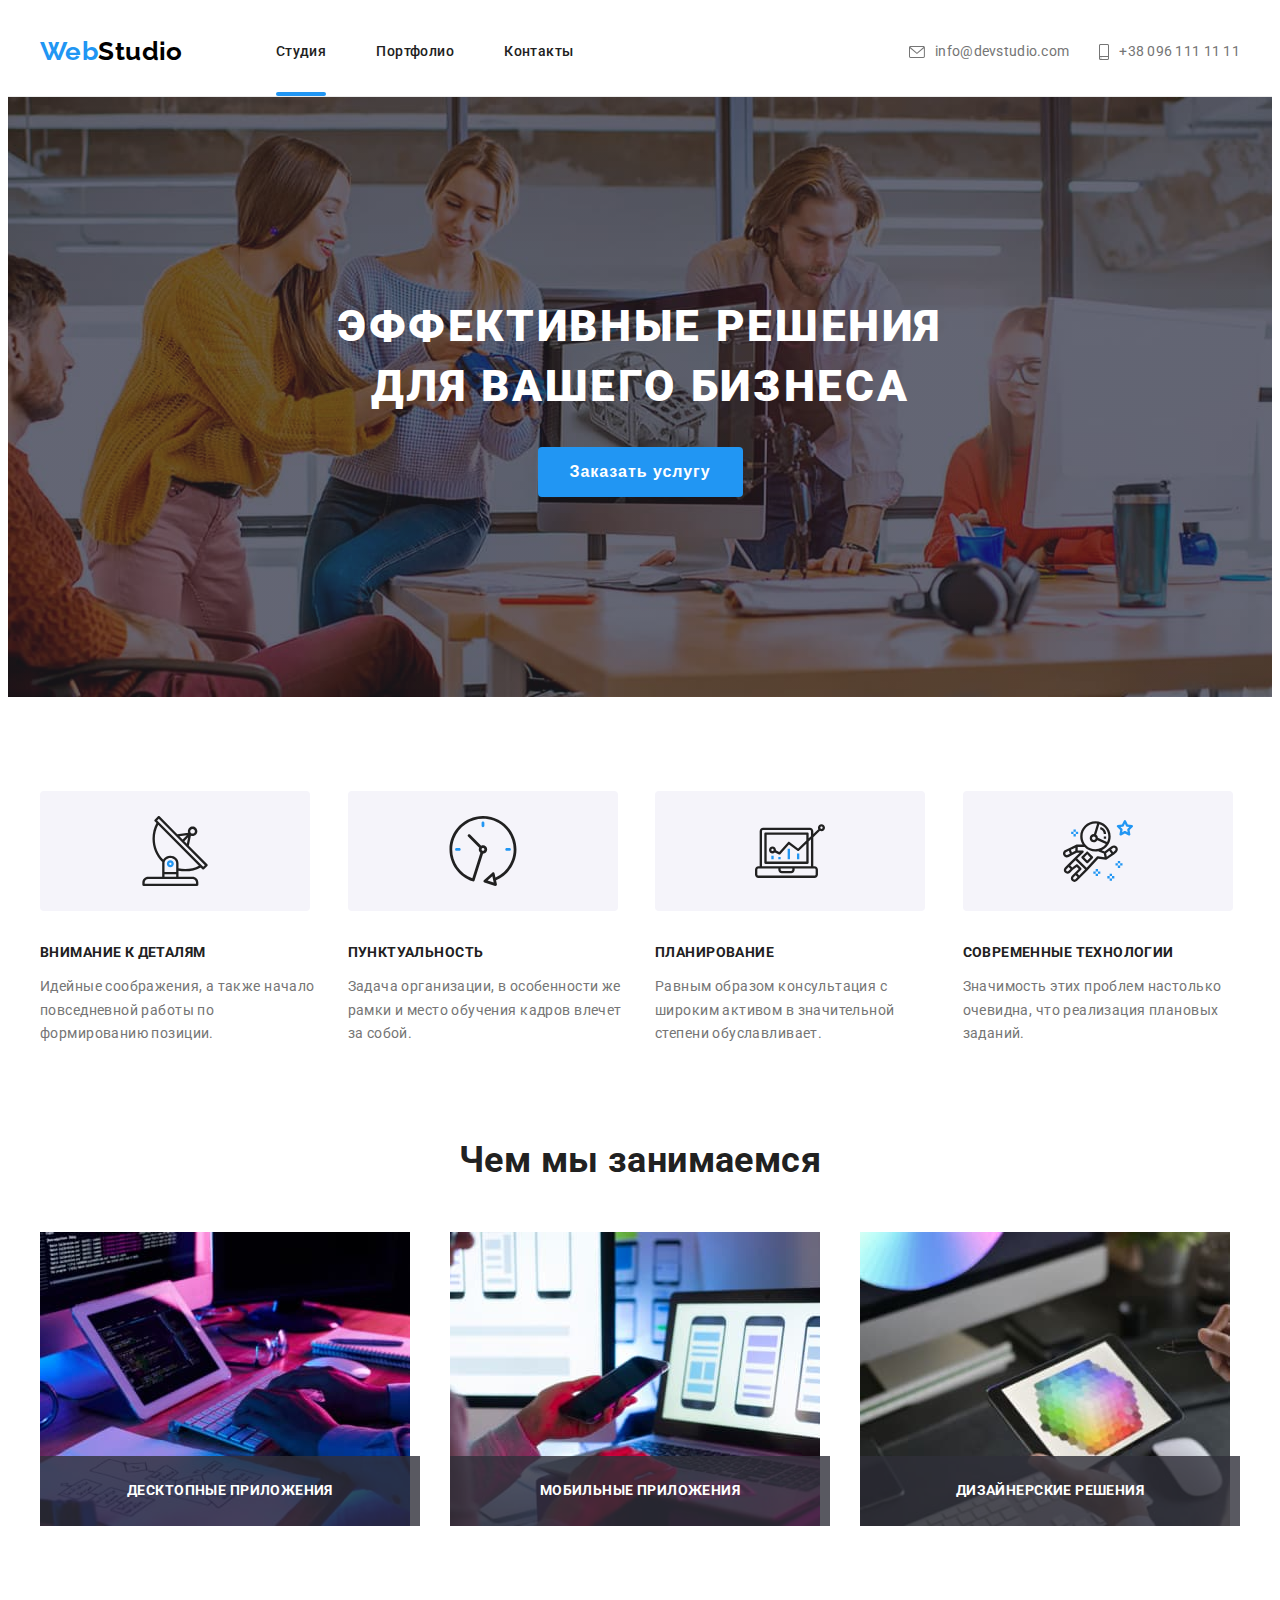
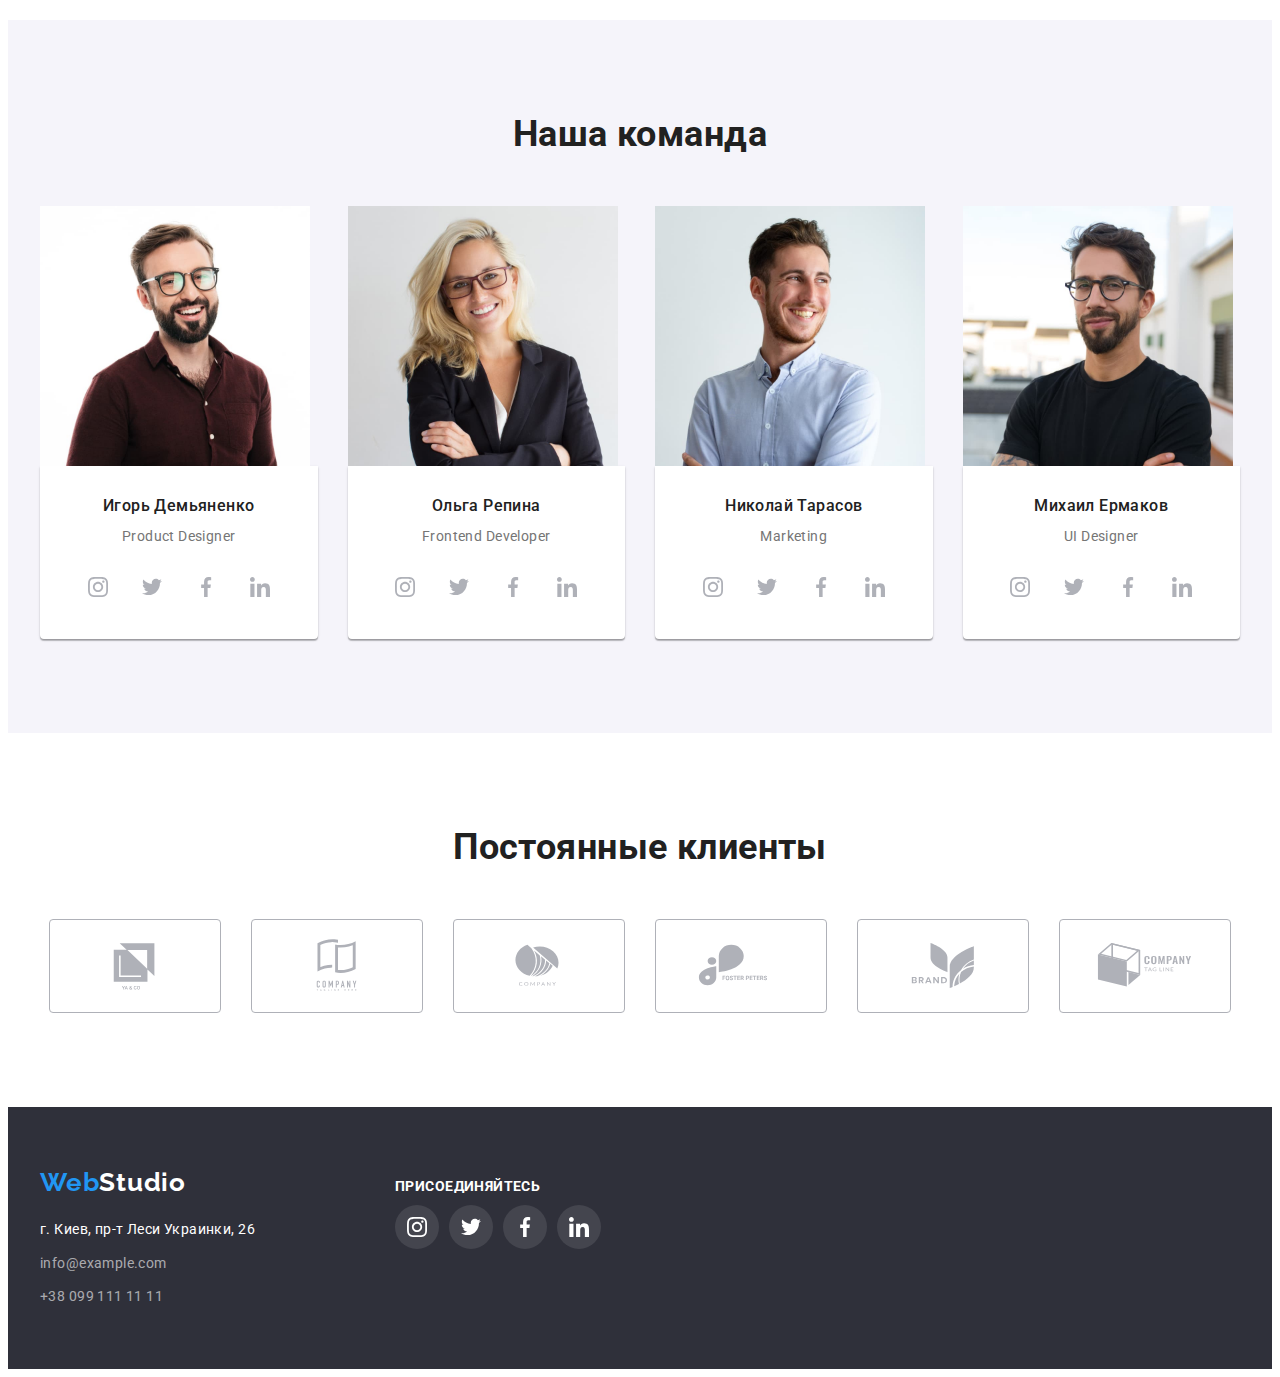
<file: index.html>
<!DOCTYPE html>
<html lang="ru">
  <head>
    <meta charset="UTF-8" />
    <meta http-equiv="X-UA-Compatible" content="IE=edge" />
    <meta name="viewport" content="width=device-width, initial-scale=1.0" />
    <link rel="preconnect" href="https://fonts.googleapis.com" />
    <link rel="preconnect" href="https://fonts.gstatic.com" crossorigin />
    <link href="https://fonts.googleapis.com/css2?family=Raleway:wght@700&family=Roboto:wght@400;500;700;900&display=swap" rel="stylesheet" />
    <link rel="stylesheet" href="https://cdnjs.cloudflare.com/ajax/libs/modern-normalize/1.1.0/modern-normalize.min.css" integrity="sha512-wpPYUAdjBVSE4KJnH1VR1HeZfpl1ub8YT/NKx4PuQ5NmX2tKuGu6U/JRp5y+Y8XG2tV+wKQpNHVUX03MfMFn9Q==" crossorigin="anonymous" referrerpolicy="no-referrer" />
    <title>Студия</title>
    <link rel="stylesheet" href="./css/styles.css" />
  </head>
  <body>
    <header class="main-header">
      <div class="container flex-container">
        <a class="logo-studio" lang="en" href=""><span class="logo-web">Web</span>Studio</a>
        <nav>
          <ul class="navigation">
            <li class="nav-item">
              <a href="./index.html" class="nav-link current">Студия</a>
            </li>
            <li class="nav-item">
              <a href="./portfolio.html" class="nav-link">Портфолио</a>
            </li>
            <li class="nav-item">
              <a href="" class="nav-link">Контакты</a>
            </li>
          </ul>
        </nav>
        <ul class="contacts">
          <li class="contacts-link-item">
            <a class="contacts-link mail" href="mailto:info@devstudio.com">
              <svg class="contacts-link-icon" width="16" height="12">
                <use href="./images/icons.svg#icon-envelope"></use>
              </svg>
              info@devstudio.com</a
            >
          </li>
          <li class="contacts-link-item">
            <a class="contacts-link" href="tel:+380961111111">
              <svg class="contacts-link-icon" width="10" height="16">
                <use href="./images/icons.svg#icon-smartphone"></use>
              </svg>
              +38 096 111 11 11</a
            >
          </li>
        </ul>
      </div>
    </header>
    <main>
      <section class="hero section">
        <div class="container">
          <h1 class="hero-title">Эффективные решения <span class="main-title">для вашего бизнеса</span></h1>
          <button type="button" class="hero-btn" data-modal-open>Заказать услугу</button>
        </div>
      </section>

      <section class="specifications section">
        <div class="container">
          <h2 hidden class="title">Характеристики</h2>
          <ul class="specifications-list">
            <li class="specifications-item">
              <div class="container-svg">
                <svg class="specifications-icon" width="70" height="70">
                  <use href="./images/icons.svg#icon-antenna"></use>
                </svg>
              </div>
              <h3 class="subtitle">Внимание к деталям</h3>
              <p class="specifications-description">Идейные соображения, а также начало повседневной работы по формированию позиции.</p>
            </li>
            <li class="specifications-item">
              <div class="container-svg">
                <svg class="specifications-icon" width="70" height="70">
                  <use href="./images/icons.svg#icon-clock"></use>
                </svg>
              </div>
              <h3 class="subtitle">Пунктуальность</h3>
              <p class="specifications-description">Задача организации, в особенности же рамки и место обучения кадров влечет за собой.</p>
            </li>
            <li class="specifications-item">
              <div class="container-svg">
                <svg class="specifications-icon" width="70" height="70">
                  <use href="./images/icons.svg#icon-diagram"></use>
                </svg>
              </div>

              <h3 class="subtitle">Планирование</h3>
              <p class="specifications-description">Равным образом консультация с широким активом в значительной степени обуславливает.</p>
            </li>
            <li class="specifications-item">
              <div class="container-svg">
                <svg class="specifications-icon" width="70" height="70">
                  <use href="./images/icons.svg#icon-astronaut"></use>
                </svg>
              </div>
              <h3 class="subtitle">Современные технологии</h3>
              <p class="specifications-description">Значимость этих проблем настолько очевидна, что реализация плановых заданий.</p>
            </li>
          </ul>
          <h2 class="title">Чем мы занимаемся</h2>
          <ul class="examples">
            <li class="examples-list">
              <div class="examples-list-container">
                <img src="./images/image-2.jpg" alt="Написание кода" width="370" height="294" />
                <p class="examples-description">Десктопные приложения</p>
              </div>
            </li>
            <li class="examples-list">
              <div class="examples-list-container">
                <img src="./images/box.jpg" alt="Оформление дизайна" width="370" height="294" />
                <p class="examples-description">Мобильные приложения</p>
              </div>
            </li>
            <li class="examples-list">
              <div class="examples-list-container">
                <img src="./images/image.jpg" alt="Подбор цветовой палитры" width="370" height="294" />
                <p class="examples-description">Дизайнерские решения</p>
              </div>
            </li>
          </ul>
        </div>
      </section>
      <section class="team section">
        <div class="container">
          <h2 class="title">Наша команда</h2>
          <ul class="team-list">
            <li class="team-card">
              <img src="./images/igor.jpg" alt="Фото Игоря Демьяненка" width="270" height="260" />
              <div class="card-description">
                <h3 class="name">Игорь Демьяненко</h3>
                <p lang="en">Product Designer</p>
                <ul class="social-list">
                  <li class="social-item">
                    <a class="social-list-link" href="">
                      <svg class="social-icon" width="20" height="20">
                        <use href="./images/icons.svg#icon-instagram"></use>
                      </svg>
                    </a>
                  </li>
                  <li class="social-item">
                    <a class="social-list-link" href="">
                      <svg class="social-icon" width="20" height="20">
                        <use href="./images/icons.svg#icon-twitter"></use>
                      </svg>
                    </a>
                  </li>
                  <li class="social-item">
                    <a class="social-list-link" href="">
                      <svg class="social-icon" width="20" height="20">
                        <use href="./images/icons.svg#icon-facebook"></use>
                      </svg>
                    </a>
                  </li>
                  <li class="social-item">
                    <a class="social-list-link" href="">
                      <svg class="social-icon" width="20" height="20">
                        <use href="./images/icons.svg#icon-linkedin"></use>
                      </svg>
                    </a>
                  </li>
                </ul>
              </div>
            </li>
            <li class="team-card">
              <img src="./images/olga.jpg" alt="Фото Ольги Репиной " width="270" height="260" />
              <div class="card-description">
                <h3 class="name">Ольга Репина</h3>
                <p lang="en">Frontend Developer</p>
                <ul class="social-list">
                  <li class="social-item">
                    <a class="social-list-link" href="">
                      <svg class="social-icon" width="20" height="20">
                        <use href="./images/icons.svg#icon-instagram"></use>
                      </svg>
                    </a>
                  </li>
                  <li class="social-item">
                    <a class="social-list-link" href="">
                      <svg class="social-icon" width="20" height="20">
                        <use href="./images/icons.svg#icon-twitter"></use>
                      </svg>
                    </a>
                  </li>
                  <li class="social-item">
                    <a class="social-list-link" href="">
                      <svg class="social-icon" width="20" height="20">
                        <use href="./images/icons.svg#icon-facebook"></use>
                      </svg>
                    </a>
                  </li>
                  <li class="social-item">
                    <a class="social-list-link" href="">
                      <svg class="social-icon" width="20" height="20">
                        <use href="./images/icons.svg#icon-linkedin"></use>
                      </svg>
                    </a>
                  </li>
                </ul>
              </div>
            </li>
            <li class="team-card">
              <img src="./images/nikolay.jpg" alt="Фото Николая Тарасова " width="270" height="260" />
              <div class="card-description">
                <h3 class="name">Николай Тарасов</h3>
                <p lang="en">Marketing</p>
                <ul class="social-list">
                  <li class="social-item">
                    <a class="social-list-link" href="">
                      <svg class="social-icon" width="20" height="20">
                        <use href="./images/icons.svg#icon-instagram"></use>
                      </svg>
                    </a>
                  </li>
                  <li class="social-item">
                    <a class="social-list-link" href="">
                      <svg class="social-icon" width="20" height="20">
                        <use href="./images/icons.svg#icon-twitter"></use>
                      </svg>
                    </a>
                  </li>
                  <li class="social-item">
                    <a class="social-list-link" href="">
                      <svg class="social-icon" width="20" height="20">
                        <use href="./images/icons.svg#icon-facebook"></use>
                      </svg>
                    </a>
                  </li>
                  <li class="social-item">
                    <a class="social-list-link" href="">
                      <svg class="social-icon" width="20" height="20">
                        <use href="./images/icons.svg#icon-linkedin"></use>
                      </svg>
                    </a>
                  </li>
                </ul>
              </div>
            </li>
            <li class="team-card">
              <img src="./images/mihail.jpg" alt="Фото Михаила Ермакова" width="270" height="260" />
              <div class="card-description">
                <h3 class="name">Михаил Ермаков</h3>
                <p lang="en">UI Designer</p>
                <ul class="social-list">
                  <li class="social-item">
                    <a class="social-list-link" href="">
                      <svg class="social-icon" width="20" height="20">
                        <use href="./images/icons.svg#icon-instagram"></use>
                      </svg>
                    </a>
                  </li>
                  <li class="social-item">
                    <a class="social-list-link" href="">
                      <svg class="social-icon" width="20" height="20">
                        <use href="./images/icons.svg#icon-twitter"></use>
                      </svg>
                    </a>
                  </li>
                  <li class="social-item">
                    <a class="social-list-link" href="">
                      <svg class="social-icon" width="20" height="20">
                        <use href="./images/icons.svg#icon-facebook"></use>
                      </svg>
                    </a>
                  </li>
                  <li class="social-item">
                    <a class="social-list-link" href="">
                      <svg class="social-icon" width="20" height="20">
                        <use href="./images/icons.svg#icon-linkedin"></use>
                      </svg>
                    </a>
                  </li>
                </ul>
              </div>
            </li>
          </ul>
        </div>
      </section>
      <section class="clients-company section">
        <div class="container">
          <h2 class="title">Постоянные клиенты</h2>
          <ul class="company-list">
            <li class="company-item">
              <a class="company-link" href="">
                <svg class="company-icon" width="106" height="60">
                  <use href="./images/icons.svg#icon-company-1"></use>
                </svg>
              </a>
            </li>
            <li class="company-item">
              <a class="company-link" href="">
                <svg class="company-icon" width="106" height="60">
                  <use href="./images/icons.svg#icon-company-2"></use>
                </svg>
              </a>
            </li>
            <li class="company-item">
              <a class="company-link" href="">
                <svg class="company-icon" width="106" height="60">
                  <use href="./images/icons.svg#icon-company-3"></use>
                </svg>
              </a>
            </li>
            <li class="company-item">
              <a class="company-link" href="">
                <svg class="company-icon" width="106" height="60">
                  <use href="./images/icons.svg#icon-company-4"></use>
                </svg>
              </a>
            </li>
            <li class="company-item">
              <a class="company-link" href="">
                <svg class="company-icon" width="106" height="60">
                  <use href="./images/icons.svg#icon-company-5"></use>
                </svg>
              </a>
            </li>
            <li class="company-item">
              <a class="company-link" href="">
                <svg class="company-icon" width="106" height="60">
                  <use href="./images/icons.svg#icon-company-6"></use>
                </svg>
              </a>
            </li>
          </ul>
        </div>
      </section>
    </main>
    <footer class="footer">
      <div class="footer-wrapper container">
        <div class="address">
          <a class="footer-logo" lang="en" href=""><span class="logo-web">Web</span>Studio</a>
          <address class="address">
            <a class="address-link" href="https://goo.gl/maps/zaudJvPyuSCuQ7F1A" target="_blank" rel="noreferrer noopener">г. Киев, пр-т Леси Украинки, 26</a>
            <a class="link footer-mail" href="mailto:info@example.com">info@example.com</a>
            <a class="link" href="tel:+380991111111">+38 099 111 11 11</a>
          </address>
        </div>
        <div>
          <h2 class="footer-title">Присоединяйтесь</h2>
          <ul class="footer-social-list">
            <li class="footer-social-item">
              <a class="social-list-link" href="">
                <svg class="social-icon" width="20" height="20">
                  <use href="./images/icons.svg#icon-instagram"></use>
                </svg>
              </a>
            </li>
            <li class="footer-social-item">
              <a class="social-list-link" href="">
                <svg class="social-icon" width="20" height="20">
                  <use href="./images/icons.svg#icon-twitter"></use>
                </svg>
              </a>
            </li>
            <li class="footer-social-item">
              <a class="social-list-link" href="">
                <svg class="social-icon" width="20" height="20">
                  <use href="./images/icons.svg#icon-facebook"></use>
                </svg>
              </a>
            </li>
            <li class="footer-social-item">
              <a class="social-list-link" href="">
                <svg class="social-icon" width="20" height="20">
                  <use href="./images/icons.svg#icon-linkedin"></use>
                </svg>
              </a>
            </li>
          </ul>
        </div>
      </div>
    </footer>
    <div class="backdrop is-hidden" data-modal>
      <div class="modal-form">
        <button type="button" class="close-modal" data-modal-close>
          <svg class="icon-close" width="18" height="18">
            <use href="./images/icons.svg#icon-close"></use>
          </svg>
        </button>
      </div>
    </div>
    <script src="./js/modal.js"></script>
  </body>
</html>
</file>
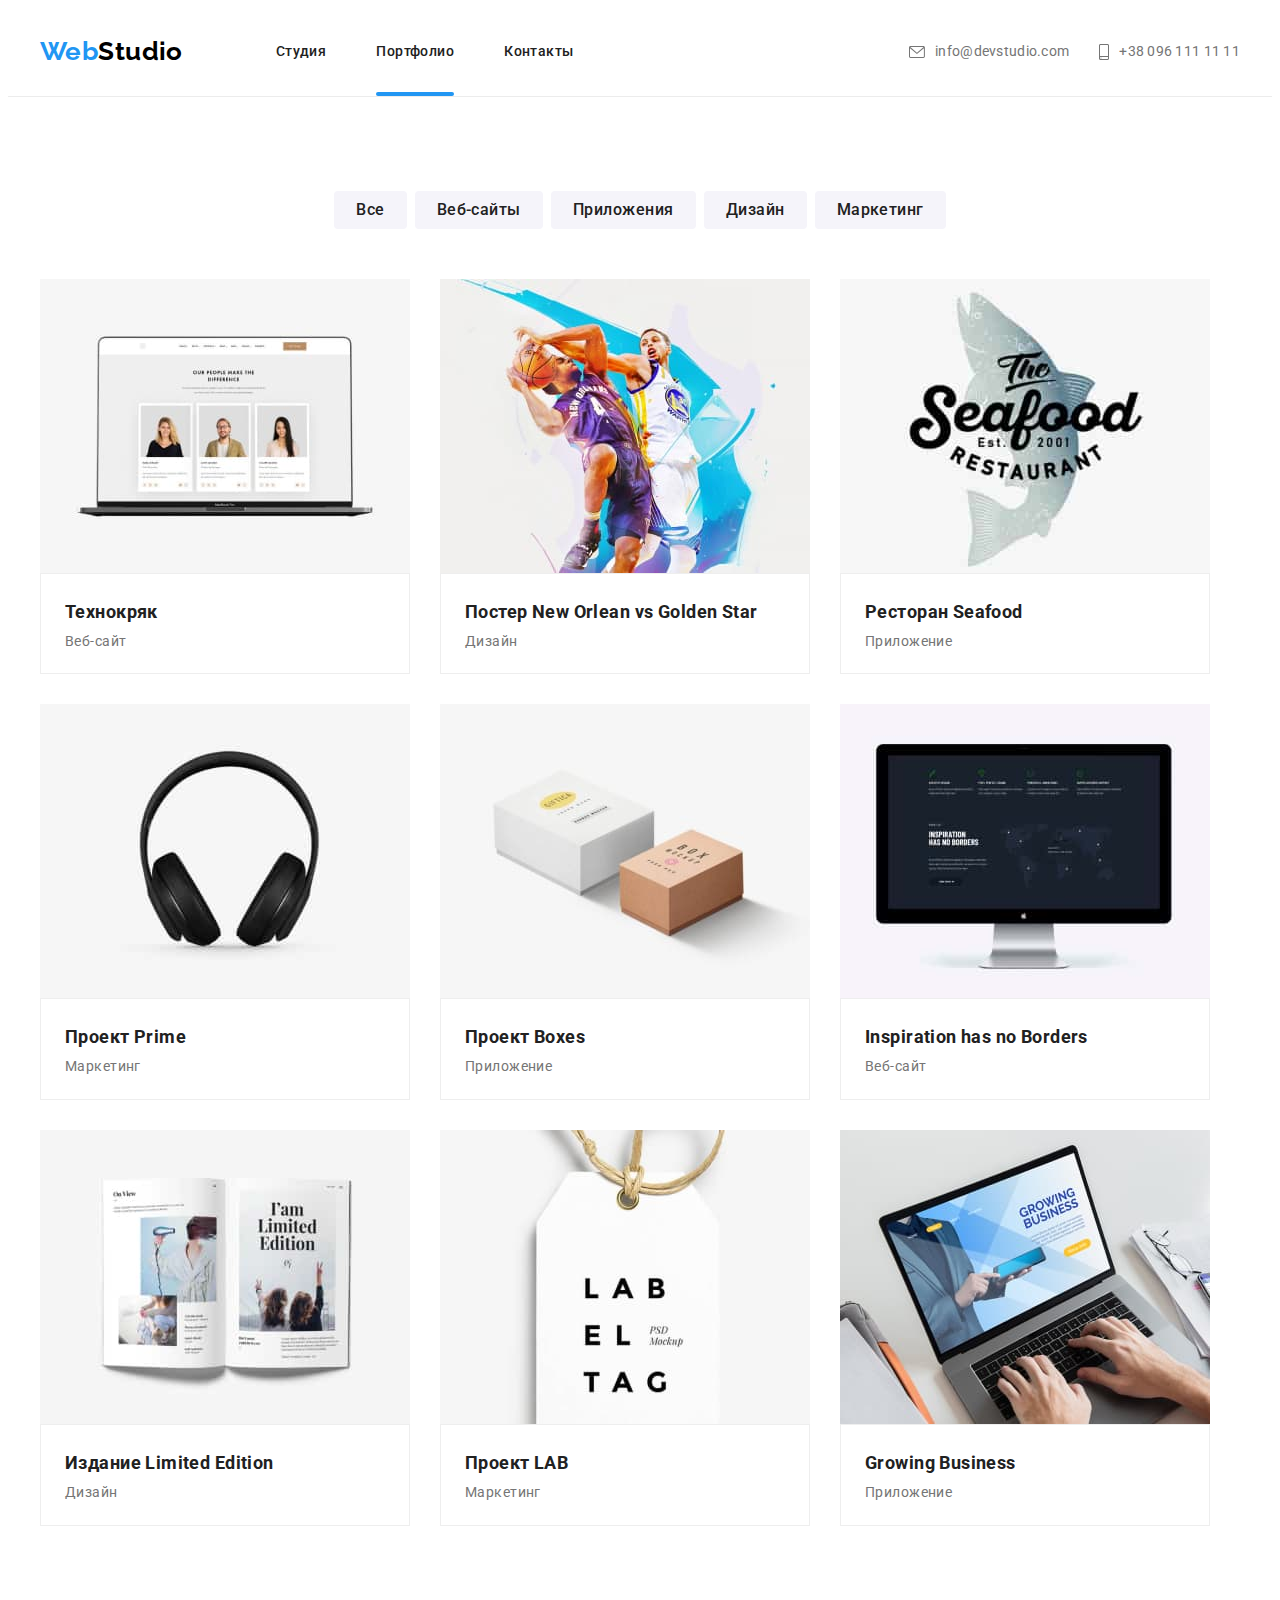
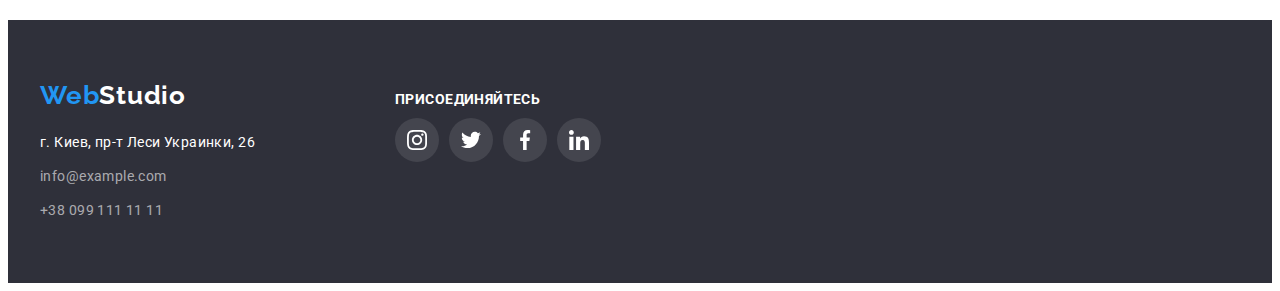
<file: portfolio.html>
<!DOCTYPE html>
<html lang="ru">
  <head>
    <meta charset="UTF-8" />
    <meta http-equiv="X-UA-Compatible" content="IE=edge" />
    <meta name="viewport" content="width=device-width, initial-scale=1.0" />
    <link rel="preconnect" href="https://fonts.googleapis.com" />
    <link rel="preconnect" href="https://fonts.gstatic.com" crossorigin />
    <link href="https://fonts.googleapis.com/css2?family=Raleway:wght@700&family=Roboto:wght@400;500;700;900&display=swap" rel="stylesheet" />
    <link rel="stylesheet" href="https://cdnjs.cloudflare.com/ajax/libs/modern-normalize/1.1.0/modern-normalize.min.css" integrity="sha512-wpPYUAdjBVSE4KJnH1VR1HeZfpl1ub8YT/NKx4PuQ5NmX2tKuGu6U/JRp5y+Y8XG2tV+wKQpNHVUX03MfMFn9Q==" crossorigin="anonymous" referrerpolicy="no-referrer" />
    <title>Портфолио</title>
    <link rel="stylesheet" href="./css/styles.css" />
  </head>
  <body>
    <header class="main-header">
      <div class="container flex-container">
        <a class="logo-studio" lang="en" href=""><span class="logo-web">Web</span>Studio</a>
        <nav>
          <ul class="navigation">
            <li class="nav-item">
              <a href="./index.html" class="nav-link">Студия</a>
            </li>
            <li class="nav-item">
              <a href="./portfolio.html" class="nav-link current">Портфолио</a>
            </li>
            <li class="nav-item">
              <a href="" class="nav-link">Контакты</a>
            </li>
          </ul>
        </nav>
        <ul class="contacts">
          <li class="contacts-link-item">
            <a class="contacts-link mail" href="mailto:info@devstudio.com">
              <svg class="contacts-link-icon" width="16" height="12">
                <use href="./images/icons.svg#icon-envelope"></use>
              </svg>
              info@devstudio.com</a
            >
          </li>
          <li class="contacts-link-item">
            <a class="contacts-link" href="tel:+380961111111">
              <svg class="contacts-link-icon" width="10" height="16">
                <use href="./images/icons.svg#icon-smartphone"></use>
              </svg>
              +38 096 111 11 11</a
            >
          </li>
        </ul>
      </div>
    </header>
    <main>
      <section class="section">
        <div class="container">
          <h1 hidden>Примеры работ</h1>
          <ul class="filters-button">
            <li class="btn">
              <button type="button" class="button">Все</button>
            </li>
            <li class="btn">
              <button type="button" class="button">Веб-сайты</button>
            </li>
            <li class="btn">
              <button type="button" class="button">Приложения</button>
            </li>
            <li class="btn">
              <button type="button" class="button">Дизайн</button>
            </li>
            <li class="btn">
              <button type="button" class="button">Маркетинг</button>
            </li>
          </ul>
          <ul class="portfolio">
            <li class="portfolio-item">
              <a href="" class="portfolio-item-link">
                <div class="portfolio-link-container">
                  <img src="./images/port1.jpg" alt="Технокряк" width="370" height="294" />
                  <p class="overlay"> Ресурс предлагает комплексные предложения с разным уровнем функционала и сервисов. Все это позволит посетителю получить исчерпывающие сведения о компании или частном лице.
                </p>
                </div>
                <div class="description">
                <h2 class="portfolio-title">Технокряк</h2>
                <p>Веб-сайт</p></div>
              </a>
            </li>
            <li class="portfolio-item">
              <a href="" class="portfolio-item-link">
                <div class="portfolio-link-container">
                <img src="./images/port2.jpg" alt="Постер New Orlean vs Golden Star" width="370" height="294" />
                <p class="overlay"> Ресурс предлагает комплексные предложения с разным уровнем функционала и сервисов. Все это позволит посетителю получить исчерпывающие сведения о компании или частном лице.
                </p>
              </div>
              <div class="description">
                <h2 class="portfolio-title">Постер <span lang="en">New Orlean vs Golden Star</span></h2>
                <p>Дизайн</p>
              </div>
            </a>
            </li>
            <li class="portfolio-item">
              <a href="" class="portfolio-item-link">
                <div class="portfolio-link-container">
                <img src="./images/port3.jpg" alt="Ресторан Seafood" width="370" height="294" />
                <p class="overlay"> Ресурс предлагает комплексные предложения с разным уровнем функционала и сервисов. Все это позволит посетителю получить исчерпывающие сведения о компании или частном лице.
                </p>
              </div>
              <div class="description">
                <h2 class="portfolio-title">Ресторан <span lang="en">Seafood</span></h2>
                <p>Приложение</p>
              </div>
            </a>
            </li>
            <li class="portfolio-item">
              <a href="" class="portfolio-item-link">
                <div class="portfolio-link-container">
                <img src="./images/port4.jpg" alt="Проект Prime" width="370" height="294" />
                <p class="overlay"> Ресурс предлагает комплексные предложения с разным уровнем функционала и сервисов. Все это позволит посетителю получить исчерпывающие сведения о компании или частном лице.
                </p>
              </div>
              <div class="description">
                <h2 class="portfolio-title">Проект <span lang="en">Prime</span></h2>
                <p>Маркетинг</p>
              </div>
            </a>
            </li>
            <li class="portfolio-item">
             <a href="" class="portfolio-item-link">
              <div class="portfolio-link-container">
              <img src="./images/port5.jpg" alt="Проект Boxes" width="370" height="294" />
              <p class="overlay"> Ресурс предлагает комплексные предложения с разным уровнем функционала и сервисов. Все это позволит посетителю получить исчерпывающие сведения о компании или частном лице.
              </p>
            </div>
              <div class="description">
                <h2 class="portfolio-title">Проект <span lang="en">Boxes</span></h2>
                <p>Приложение</p>
              </div>
            </a>
            </li>
            <li class="portfolio-item">
              <a href="" class="portfolio-item-link">
                <div class="portfolio-link-container">
                <img src="./images/port6.jpg" alt="Inspiration has no Borders" width="370" height="294" />
                <p class="overlay"> Ресурс предлагает комплексные предложения с разным уровнем функционала и сервисов. Все это позволит посетителю получить исчерпывающие сведения о компании или частном лице.
                </p>
              </div>
              <div class="description">
                <h2 lang="en" class="portfolio-title">Inspiration has no Borders</h2>
                <p>Веб-сайт</p>
              </div>
              </a>
            </li>
            <li class="portfolio-item">
              <a href="" class="portfolio-item-link"> 
                <div class="portfolio-link-container">
                <img src="./images/port7.jpg" alt="Издание Limited Edition" width="370" height="294" />
                <p class="overlay"> Ресурс предлагает комплексные предложения с разным уровнем функционала и сервисов. Все это позволит посетителю получить исчерпывающие сведения о компании или частном лице.
                </p>
              </div>
              <div class="description">
                <h2 class="portfolio-title">Издание <span lang="en">Limited Edition</span></h2>
                <p>Дизайн</p>
              </div>
              </a>
            </li>
            <li class="portfolio-item">
              <a href="" class="portfolio-item-link"> 
                <div class="portfolio-link-container">
              <img src="./images/port8.jpg" alt="Проект LAB" width="370" height="294" />
              <p class="overlay"> Ресурс предлагает комплексные предложения с разным уровнем функционала и сервисов. Все это позволит посетителю получить исчерпывающие сведения о компании или частном лице.
              </p>
            </div>
              <div class="description">
                <h2 class="portfolio-title">Проект <span lang="en">LAB</span></h2>
                <p>Маркетинг</p>
              </div>
              </a>

            </li>
            <li class="portfolio-item">
              <a href="" class="portfolio-item-link"> 
                <div class="portfolio-link-container">
              <img src="./images/port9.jpg" alt="Growing Business" width="370" height="294" />
              <p class="overlay"> Ресурс предлагает комплексные предложения с разным уровнем функционала и сервисов. Все это позволит посетителю получить исчерпывающие сведения о компании или частном лице.
              </p>
            </div>
              <div class="description">
                <h2 lang="en" class="portfolio-title">Growing Business</h2>
                <p>Приложение</p>
              </div>
              </a>

            </li>
          </ul>
        </div>
      </section>
    </main>
    <footer class="footer">
      <div class="footer-wrapper container">
       <div class="address">
        <a class="footer-logo" lang="en" href=""><span class="logo-web">Web</span>Studio</a>
        <address class="address">
          <a class="address-link" href="https://goo.gl/maps/zaudJvPyuSCuQ7F1A" target="_blank" rel="noreferrer noopener">г. Киев, пр-т Леси Украинки, 26</a>
          <a class="link footer-mail" href="mailto:info@example.com">info@example.com</a>
          <a class="link" href="tel:+380991111111">+38 099 111 11 11</a>
        </address>
       </div>
        <div>
          <h2 class="footer-title">Присоединяйтесь</h2>
          <ul class="footer-social-list">
            <li class="footer-social-item">
              <a class="social-list-link" href="">
                <svg class="social-icon" width="20" height="20">
                  <use href="./images/icons.svg#icon-instagram"></use>
                </svg>
              </a>
            </li>
            <li class="footer-social-item">
              <a class="social-list-link" href="">
                <svg class="social-icon" width="20" height="20">
                  <use href="./images/icons.svg#icon-twitter"></use>
                </svg>
              </a>
            </li>
            <li class="footer-social-item">
              <a class="social-list-link" href="">
                <svg class="social-icon" width="20" height="20">
                  <use href="./images/icons.svg#icon-facebook"></use>
                </svg>
              </a>
            </li>
            <li class="footer-social-item">
              <a class="social-list-link" href="">
                <svg class="social-icon" width="20" height="20">
                  <use href="./images/icons.svg#icon-linkedin"></use>
                </svg>
              </a>
            </li>
          </ul>
        </div>
      </div>
    </footer>
  </body>
</html>
</file>
<file: css/styles.css>
:root {
  --text-color: #757575;
  --title-color: #212121;
  --active-link: #2196f3;
  --color-hero-title: #2f303a;
  --white-color: #ffffff;
  --link-color: rgba(255, 255, 255, 0.6);
  --logo-color: #000000;
  --color-active-button: #188ce8;
  --bg-color-section-team: #f5f4fa;
  --color-social-link: #afb1b8;
}
ul {
  list-style: none;
}
a {
  text-decoration: none;
  color: inherit;
}
h1,
h2,
h3,
p,
ul {
  margin-top: 0;
  margin-bottom: 0;
  padding-left: 0;
}
body {
  font-family: Roboto, sans-serif;
  font-style: normal;
  font-weight: 400;
  font-size: 14px;
  line-height: 1.71;
  letter-spacing: 0.03em;
  color: var(--text-color);
  background-color: var(--white-color);
}
.container {
  width: 1200px;
  margin-left: auto;
  margin-right: auto;
  padding-left: 15px;
  padding-right: 15px;
}
.section {
  padding-top: 94px;
  padding-bottom: 94px;
}
/*header */
.main-header {
  border-bottom: 1px solid #ececec;
}
.navigation {
  display: flex;
}
.flex-container {
  display: flex;
  align-items: center;
}
.logo-studio {
  font-family: Raleway, sans-serif;
  font-weight: 700;
  font-size: 26px;
  line-height: 1.2;
  color: var(--logo-color);
  margin-right: 93px;
  align-items: center;
}
.logo-web {
  color: var(--active-link);
}
.nav-item:not(:last-child) {
  margin-right: 50px;
}
.nav-link {
  display: block;
  font-weight: 500;
  color: var(--title-color);
  padding-top: 32px;
  padding-bottom: 32px;
  transition: color 250ms cubic-bezier(0.4, 0, 0.2, 1);
}
.nav-link:hover,
.nav-link:focus {
  color: var(--active-link);
}
.nav-item {
  position: relative;
}

.nav-link.current::after {
  content: '';
  position: absolute;
  left: 0;
  bottom: 0;
  width: 100%;
  height: 4px;
  background: var(--active-link);
  border-radius: 2px;
}
.contacts {
  display: flex;
  align-items: center;
  margin-left: auto;
}
.contacts-link-item {
  display: flex;
  align-items: center;
}
.contacts-link {
  display: flex;
  align-items: center;
  letter-spacing: 0.02em;
  color: var(--text-color);
  transition: color 250ms cubic-bezier(0.4, 0, 0.2, 1);
}
.contacts-link-icon {
  margin-right: 10px;
  fill: currentColor;
}
.mail {
  margin-right: 30px;
}

.contacts-link:hover,
.contacts-link:focus {
  color: var(--active-link);
}
/* hero section */
.hero {
  background-size: cover;
  max-width: 1600px;
  background-position: center;
  margin-left: auto;
  margin-right: auto;
  background-image: linear-gradient(to right, rgba(47, 48, 58, 0.4), rgba(47, 48, 58, 0.4)), url(../images/hero-banner.jpg);
  padding: 200px 0;
  text-align: center;
  background-color: #c4c4c4;
}
.hero-title {
  font-weight: 900;
  font-size: 44px;
  line-height: 1.36;
  color: var(--white-color);
  text-align: center;
  letter-spacing: 0.06em;
  text-transform: uppercase;
  margin-bottom: 30px;
}
.main-title {
  display: block;
}
.hero-btn {
  min-width: 200px;
  padding: 10px 32px;
  font-weight: 700;
  font-size: 16px;
  line-height: 1.88;
  background-color: var(--active-link);
  color: var(--white-color);
  cursor: pointer;
  letter-spacing: 0.06em;
  border-radius: 4px;
  border: transparent;

  transition: background-color 250ms cubic-bezier(0.4, 0, 0.2, 1);
}
.hero-btn:hover,
.hero-btn:focus {
  background-color: var(--color-active-button);
}
/* section specifications */
.specifications-list {
  display: flex;
  margin-bottom: 94px;
  margin-left: -30px;
}
.specifications-item {
  margin-left: 30px;
  flex-basis: calc((100% - 120px) / 4);
}
.container-svg {
  display: flex;
  justify-content: center;
  align-items: center;
  margin-bottom: 30px;
  width: 270px;
  height: 120px;
  background: #f5f4fa;
  border-radius: 4px;
}
.title {
  font-weight: 700;
  font-size: 36px;
  line-height: 1.16;
  color: var(--title-color);
  text-align: center;
  margin-bottom: 50px;
}
.subtitle {
  margin-bottom: 10px;
  font-weight: 700;
  font-size: 14px;
  text-transform: uppercase;
  color: var(--title-color);
}
.examples {
  display: flex;
  margin-left: -30px;
}
.examples-list {
  margin-left: 30px;
  flex-basis: calc((100% - 90px) / 3);
}
.examples-list-container {
  position: relative;
}
.examples-description {
  display: flex;
  font-weight: 700;
  line-height: 1.14;
  justify-content: center;
  align-items: center;
  text-transform: uppercase;
  position: absolute;
  left: 0;
  bottom: 0;
  width: 100%;
  min-height: 70px;
  background-color: rgba(47, 48, 58, 0.8);
  color: var(--white-color);
}
/* section team */
.team {
  background: var(--bg-color-section-team);
}
img {
  display: block;
  max-width: 100%;
  height: auto;
}
.team-list {
  display: flex;
  margin-left: -30px;
}
.team-card {
  margin-left: 30px;
  flex-basis: calc((100% - 120px) / 4);
}
.card-description {
  padding: 30px 15px;
  text-align: center;
  justify-content: center;
  box-shadow: 0px 1px 3px rgba(0, 0, 0, 0.12), 0px 1px 1px rgba(0, 0, 0, 0.14), 0px 2px 1px rgba(0, 0, 0, 0.2);
  border-radius: 0px 0px 4px 4px;
  background-color: var(--white-color);
}
.team .name {
  font-weight: 500;
  font-size: 16px;
  line-height: 1.19;
  color: var(--title-color);
  margin-bottom: 10px;
}
.card-description p {
  margin-bottom: 16px;
}
.social-item {
  margin-right: 10px;
}
.social-item:last-child {
  margin: 0;
}
.social-list {
  display: flex;
  align-items: center;
  justify-content: center;
}
.social-list-link {
  display: flex;
  align-items: center;
  justify-content: center;
  width: 44px;
  height: 44px;
  border-radius: 50%;
  color: var(--color-social-link);

  transition: color 250ms cubic-bezier(0.4, 0, 0.2, 1), background-color 250ms cubic-bezier(0.4, 0, 0.2, 1);
}
.social-list-link:hover,
.social-list-link:focus {
  color: var(--white-color);
  background-color: var(--active-link);
}
.social-icon {
  fill: currentColor;
}

/* company-clients section*/
.company-list {
  display: flex;
  align-items: center;
  justify-content: center;
}
.company-link {
  display: flex;
  align-items: center;
  justify-content: center;
  width: 170px;
  height: 92px;
  border: 1px solid #afb1b8;
  border-radius: 4px;
  color: var(--color-social-link);
  transition: color 250ms cubic-bezier(0.4, 0, 0.2, 1), background-color 250ms cubic-bezier(0.4, 0, 0.2, 1), border 250ms cubic-bezier(0.4, 0, 0.2, 1);
}
.company-link:hover,
.company-link:focus {
  color: var(--active-link);
  border: 1px solid var(--active-link);
}
.company-icon {
  fill: currentColor;
}

.company-item:not(:last-child) {
  margin-right: 30px;
}
/* footer */
.footer {
  padding-top: 60px;
  padding-bottom: 60px;
  background-color: var(--color-hero-title);
}
.footer-logo {
  display: block;
  margin-bottom: 20px;
  font-family: Raleway, sans-serif;
  font-weight: bold;
  font-size: 26px;
  line-height: 1.19;
  letter-spacing: 0.03em;
  color: var(--white-color);
}
.address-link {
  display: block;
  margin-bottom: 10px;
  font-style: normal;
  color: var(--white-color);
}
.link {
  font-style: normal;
  color: var(--link-color);
}
.footer-mail {
  display: block;
  margin-bottom: 10px;
}
.footer-title {
  font-size: 14px;
  line-height: 1.14;
  text-transform: uppercase;
  color: var(--white-color);
  margin-bottom: 10px;
}
.footer-social-item > .social-list-link {
  margin-right: 10px;
  display: flex;
  align-items: center;
  justify-content: center;
  width: 44px;
  height: 44px;
  border-radius: 50%;
  background: rgba(255, 255, 255, 0.1);
  transition: background-color 250ms cubic-bezier(0.4, 0, 0.2, 1);
}
.footer-social-item .social-icon {
  fill: var(--white-color);
}
.footer-social-item .social-list-link:hover,
.footer-social-item .social-list-link:focus {
  background-color: var(--active-link);
}
.footer-social-list {
  display: flex;
}
.footer-wrapper {
  display: flex;
  align-items: baseline;
}

.address {
  margin-right: 70px;
}
/* page portfolio  */

.filters-button {
  display: flex;
  justify-content: center;
  margin-bottom: 50px;
}

.btn {
  margin-right: 8px;
}

.btn:last-child {
  margin-right: 0;
}

.button {
  padding: 6px 22px;
  font-family: inherit;
  background-color: var(--bg-color-section-team);
  color: var(--title-color);
  font-weight: 500;
  font-size: 16px;
  line-height: 1.6;
  text-align: center;
  border-radius: 4px;
  border: none;
  letter-spacing: 0.03em;
  cursor: pointer;

  transition: background-color 250ms cubic-bezier(0.4, 0, 0.2, 1),
  color 250ms cubic-bezier(0.4, 0, 0.2, 1),
  box-shadow 250ms cubic-bezier(0.4, 0, 0.2, 1);
}
.button:hover,
.button:focus {
  background-color: var(--active-link);
  color: var(--white-color);
  box-shadow: 0px 3px 1px rgba(0, 0, 0, 0.1), 0px 1px 2px rgba(0, 0, 0, 0.08), 0px 2px 2px rgba(0, 0, 0, 0.12);
}
.portfolio .title {
  font-weight: 700;
  font-size: 18px;
  line-height: 2;
  letter-spacing: 0.06em;
  color: var(--title-color);
}
.portfolio {
  display: flex;
  flex-wrap: wrap;
}

.portfolio-item {
  margin-right: 30px;
  margin-bottom: 30px;
}
.portfolio-item:nth-child(3n) {
  margin-right: 0;
}
.portfolio-item:nth-last-child(-n + 3) {
  margin-bottom: 0;
}
.portfolio-item:hover { 
  box-shadow: 0px 4px 4px rgba(0, 0, 0, 0.25); 
   cursor: pointer; 
 } 
.portfolio-link-container {
  position: relative;
  overflow: hidden;
}
.overlay {
  position: absolute;
  top: 0;
  left: 0;
  width: 100%;
  height: 100%;
  background-color: rgba(33, 150, 243, 0.9);
  color: #ffffff;
  font-size: 18px;
  line-height: 1.55;
  text-align: center;
  padding: 60px 30px;
  transform: translateY(100%);
  transition: transform 250ms cubic-bezier(0.4, 0, 0.2, 1);
}
.portfolio-item-link:hover
.portfolio-item-link:focus {
  box-shadow: 0px 4px 4px rgba(0, 0, 0, 0.25); }

.portfolio-item-link:hover .overlay,
.portfolio-item-link:focus .overlay {
  transform: translateY(0%);
}
.description {
  padding: 20px 24px;
  background: #ffffff;
  border: 1px solid #eeeeee;
}
.description .p {
font-size: 16px;
line-height: 1.88;
letter-spacing: 0.03em;
color: var(--text-color);
}
.portfolio-title {
  font-weight: 700;
  font-size: 18px;
  line-height: 2;
  color: var(--title-color);
}
.backdrop {
  position: fixed;
  width: 100vw;
  height: 100vh;
  top: 0;
  left: 0;
  background-color: rgba(0, 0, 0, 0.2);
  transition: opacity 250ms cubic-bezier(0.4, 0, 0.2, 1),
  visibility 250ms cubic-bezier(0.4, 0, 0.2, 1);
}
.backdrop.is-hidden {
  opacity: 0;
  visibility: hidden;
  pointer-events: none;
}
.modal-form {
  width: 528px;
  height: 581px;
  background-color: var(--white-color);
  position: absolute;
  top: 50%;
  left: 50%;
  transform: translate(-50%, -50%);
}
.close-modal {
  position: absolute;
  top: 8px;
  right: 8px;
  display: flex;
  justify-content: center;
  align-items: center;
  width: 30px;
  height: 30px;
  border-radius: 50%;
  border: 1px solid rgba(0, 0, 0, 0.1);
  background-color: transparent;
  cursor: pointer;
  padding: 0;
}
</file>
